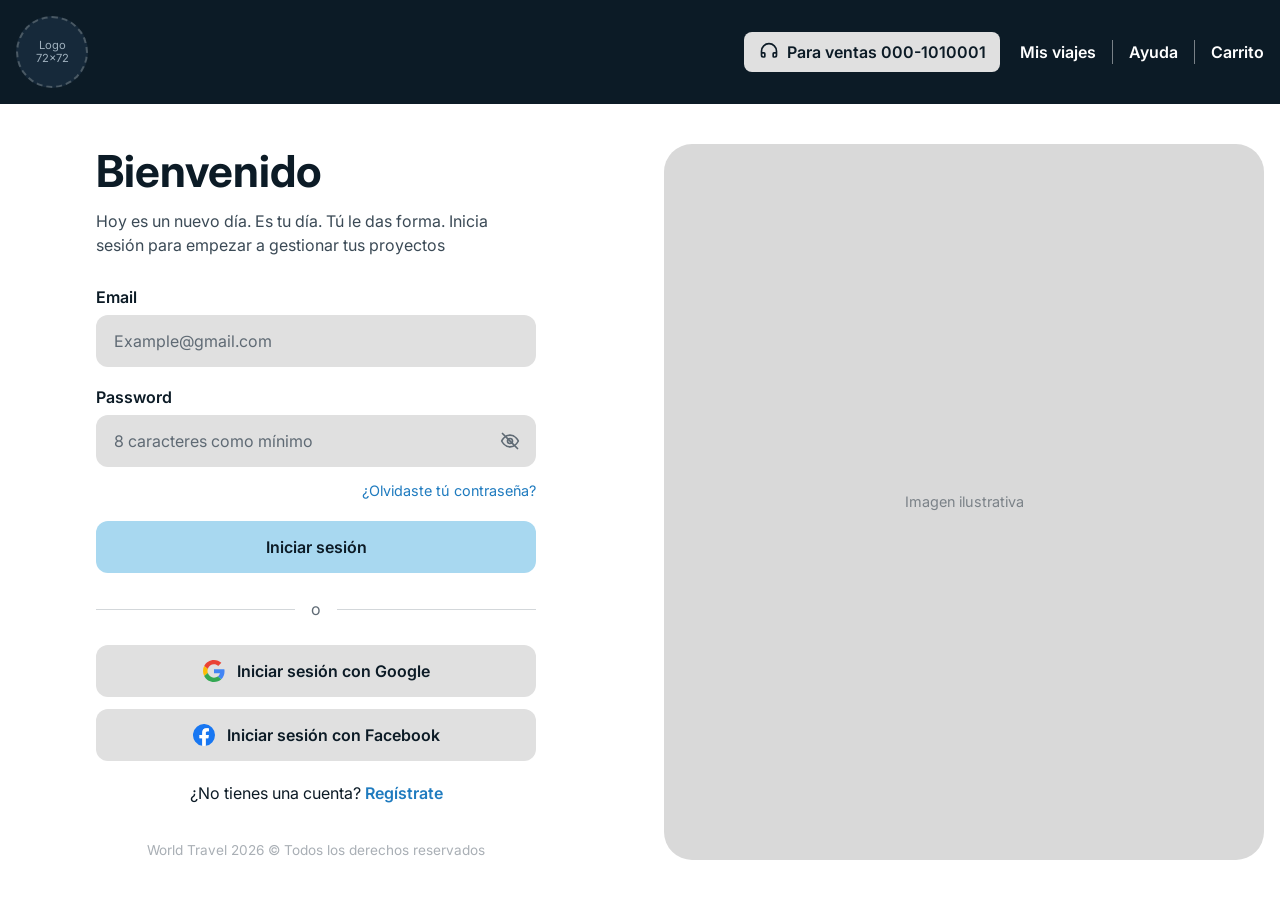
<file: login.html>
<!DOCTYPE html>
<html lang="es">
<head>
<meta charset="utf-8">
<meta name="viewport" content="width=device-width, initial-scale=1">
<title>World Travel | Iniciar sesión</title>
<link rel="preconnect" href="https://fonts.googleapis.com"><link rel="preconnect" href="https://fonts.gstatic.com" crossorigin>
<link href="https://fonts.googleapis.com/css2?family=Inter:wght@400;500;600;700&display=swap" rel="stylesheet">
<link rel="stylesheet" href="login.css">
</head>
<body>
<!-- partial: header -->
<header class="hdr">
  <div class="hdr__in">
    <a class="logo" href="index.html" aria-label="World Travel, inicio">Logo<br>72×72</a>
    <div class="hdr__r">
      <a class="sales" href="tel:0001010001">
        <svg class="i" viewBox="0 0 24 24" aria-hidden="true"><path d="M3 14v-3a9 9 0 0 1 18 0v3M21 16a2 2 0 0 1-2 2h-1a1 1 0 0 1-1-1v-3a1 1 0 0 1 1-1h3zM3 16a2 2 0 0 0 2 2h1a1 1 0 0 0 1-1v-3a1 1 0 0 0-1-1H3z"/></svg>
        Para ventas 000-1010001
      </a>
      <nav aria-label="Principal"><ul class="nav"><li><a href="#">Mis viajes</a></li><li><a href="#">Ayuda</a></li><li><a href="#">Carrito</a></li></ul></nav>
    </div>
  </div>
</header>

<main class="auth">
  <section class="pane" aria-labelledby="t">
    <div class="login">
      <h1 id="t">Bienvenido</h1>
      <p class="lead">Hoy es un nuevo día. Es tu día. Tú le das forma. Inicia sesión para empezar a gestionar tus proyectos</p>

      <form id="loginForm" action="#" method="post">
        <div class="fld">
          <label for="email">Email</label>
          <input class="inp" id="email" name="email" type="email" placeholder="Example@gmail.com" autocomplete="email" required>
        </div>
        <div class="fld">
          <label for="password">Password</label>
          <div class="pw">
            <input class="inp" id="password" name="password" type="password" placeholder="8 caracteres como mínimo" autocomplete="current-password" minlength="8" required>
            <button class="eye" id="togglePw" type="button" aria-label="Mostrar contraseña" aria-pressed="false">
              <svg class="i" viewBox="0 0 24 24" aria-hidden="true"><path d="M2 12s3.5-7 10-7 10 7 10 7-3.5 7-10 7S2 12 2 12z"/><circle cx="12" cy="12" r="3"/><path class="slash" d="m3 3 18 18"/></svg>
            </button>
          </div>
        </div>
        <a class="forgot" href="#">¿Olvidaste tú contraseña?</a>
        <button class="btn btn--primary" type="submit">Iniciar sesión</button>
      </form>

      <div class="or" role="separator"><span>o</span></div>

      <button class="btn btn--soc" type="button">
        <svg class="logo-s" viewBox="0 0 48 48" aria-hidden="true"><path fill="#EA4335" d="M24 9.5c3.54 0 6.71 1.22 9.21 3.6l6.85-6.85C35.9 2.38 30.47 0 24 0 14.62 0 6.51 5.38 2.56 13.22l7.98 6.19C12.43 13.72 17.74 9.5 24 9.5z"/><path fill="#4285F4" d="M46.98 24.55c0-1.57-.15-3.09-.38-4.55H24v9.02h12.94c-.58 2.96-2.26 5.48-4.78 7.18l7.73 6c4.51-4.18 7.09-10.36 7.09-17.65z"/><path fill="#FBBC05" d="M10.53 28.59c-.48-1.45-.76-2.99-.76-4.59s.27-3.14.76-4.59l-7.98-6.19C.92 16.46 0 20.12 0 24c0 3.88.92 7.54 2.56 10.78l7.97-6.19z"/><path fill="#34A853" d="M24 48c6.48 0 11.93-2.13 15.89-5.81l-7.73-6c-2.15 1.45-4.92 2.3-8.16 2.3-6.26 0-11.57-4.22-13.47-9.91l-7.98 6.19C6.51 42.62 14.62 48 24 48z"/></svg>
        Iniciar sesión con Google
      </button>
      <button class="btn btn--soc" type="button">
        <svg class="logo-s" viewBox="0 0 24 24" aria-hidden="true"><path fill="#1877F2" d="M24 12a12 12 0 1 0-13.9 11.85v-8.38H7.08V12h3.02V9.36c0-3 1.79-4.67 4.53-4.67 1.31 0 2.69.23 2.69.23v2.95h-1.51c-1.49 0-1.96.93-1.96 1.88V12h3.33l-.53 3.47h-2.8v8.38A12 12 0 0 0 24 12z"/><path fill="#fff" d="M16.67 15.47 17.2 12h-3.33V9.75c0-.95.47-1.88 1.96-1.88h1.51V4.92s-1.38-.23-2.69-.23c-2.74 0-4.53 1.66-4.53 4.67V12H7.08v3.47h3.02v8.38a12 12 0 0 0 3.77 0v-8.38z"/></svg>
        Iniciar sesión con Facebook
      </button>

      <p class="signup">¿No tienes una cuenta? <a href="register.html">Regístrate</a></p>
    </div>
    <p class="copy">World Travel 2026 © Todos los derechos reservados</p>
  </section>

  <!-- Placeholder: reemplazar el contenido por <img src="..." alt="..."> -->
  <div class="visual" role="img" aria-label="Imagen ilustrativa"><span>Imagen ilustrativa</span></div>
</main>
<script src="login.js" defer></script>
</body>
</html>
</file>
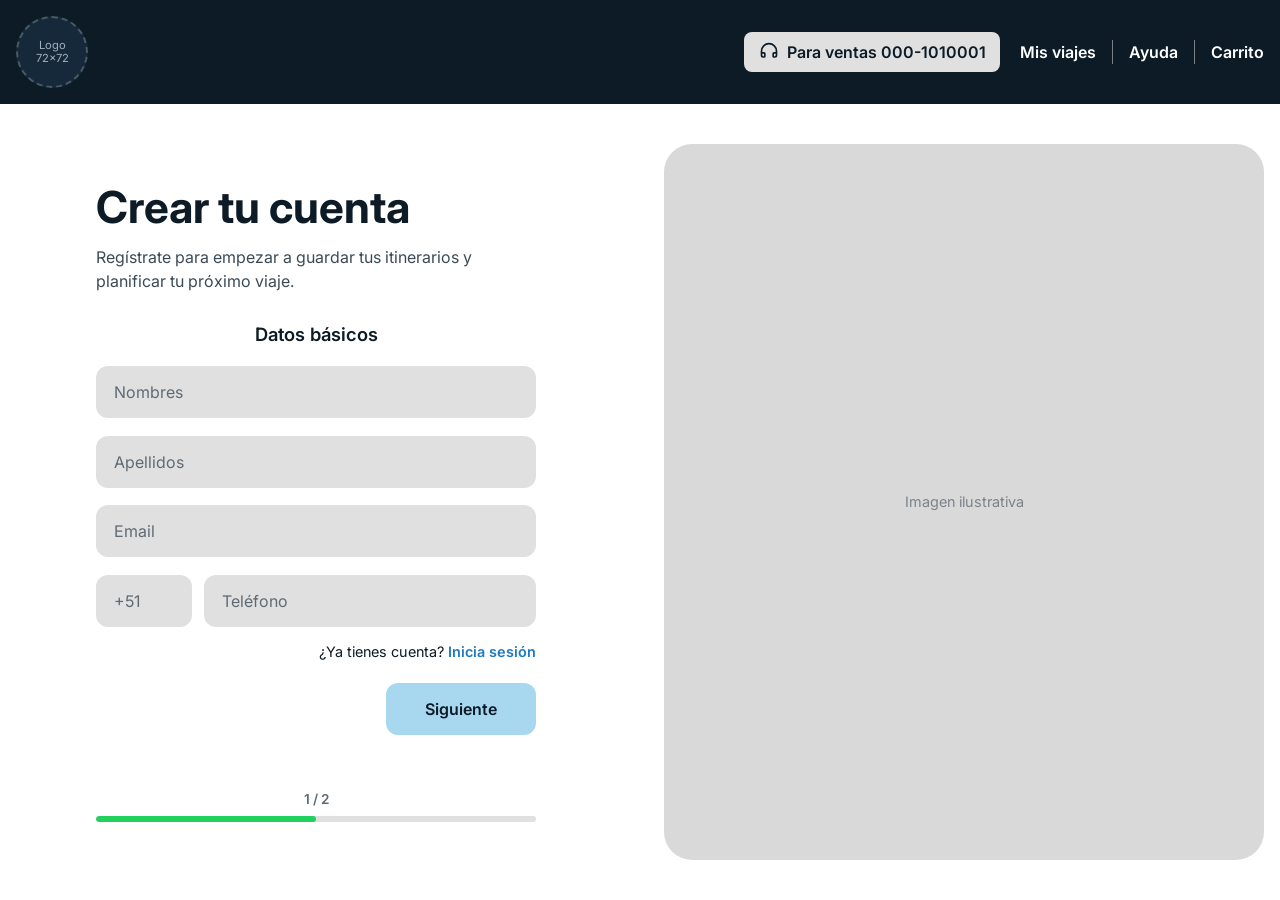
<file: register.html>
<!DOCTYPE html>
<html lang="es">
<head>
<meta charset="utf-8">
<meta name="viewport" content="width=device-width, initial-scale=1">
<title>World Travel | Crear cuenta</title>
<link rel="preconnect" href="https://fonts.googleapis.com"><link rel="preconnect" href="https://fonts.gstatic.com" crossorigin>
<link href="https://fonts.googleapis.com/css2?family=Inter:wght@400;500;600;700&display=swap" rel="stylesheet">
<link rel="stylesheet" href="login.css">
<link rel="stylesheet" href="register.css">
</head>
<body>
<!-- partial: header -->
<header class="hdr">
  <div class="hdr__in">
    <a class="logo" href="index.html" aria-label="World Travel, inicio">Logo<br>72×72</a>
    <div class="hdr__r">
      <a class="sales" href="tel:0001010001">
        <svg class="i" viewBox="0 0 24 24" aria-hidden="true"><path d="M3 14v-3a9 9 0 0 1 18 0v3M21 16a2 2 0 0 1-2 2h-1a1 1 0 0 1-1-1v-3a1 1 0 0 1 1-1h3zM3 16a2 2 0 0 0 2 2h1a1 1 0 0 0 1-1v-3a1 1 0 0 0-1-1H3z"/></svg>
        Para ventas 000-1010001
      </a>
      <nav aria-label="Principal"><ul class="nav"><li><a href="#">Mis viajes</a></li><li><a href="#">Ayuda</a></li><li><a href="#">Carrito</a></li></ul></nav>
    </div>
  </div>
</header>

<main class="auth">
  <section class="pane">
    <div class="login">
      <div id="intro">
        <h1>Crear tu cuenta</h1>
        <p class="lead">Regístrate para empezar a guardar tus itinerarios y planificar tu próximo viaje.</p>
      </div>

      <form id="regForm" action="#" method="post" novalidate>
        <!-- Paso 1 -->
        <fieldset class="step" id="step1" aria-labelledby="s1">
          <h2 class="sub" id="s1">Datos básicos</h2>
          <div class="fld"><label class="sr" for="firstName">Nombres</label><input class="inp" id="firstName" name="firstName" type="text" placeholder="Nombres" autocomplete="given-name" required></div>
          <div class="fld"><label class="sr" for="lastName">Apellidos</label><input class="inp" id="lastName" name="lastName" type="text" placeholder="Apellidos" autocomplete="family-name" required></div>
          <div class="fld"><label class="sr" for="email">Email</label><input class="inp" id="email" name="email" type="email" placeholder="Email" autocomplete="email" required></div>
          <div class="row">
            <div class="fld"><label class="sr" for="dial">Código de país</label><input class="inp" id="dial" name="dial" type="tel" inputmode="tel" placeholder="+51" pattern="\+[0-9]{1,3}" title="Ejemplo: +51" autocomplete="tel-country-code" required></div>
            <div class="fld"><label class="sr" for="phone">Teléfono</label><input class="inp" id="phone" name="phone" type="tel" inputmode="tel" placeholder="Teléfono" pattern="[0-9 ]{6,15}" title="Solo números, entre 6 y 15 dígitos" autocomplete="tel-national" required></div>
          </div>
          <p class="have">¿Ya tienes cuenta? <a href="login.html">Inicia sesión</a></p>
          <div class="actions"><button class="btn btn--primary btn--next" type="submit">Siguiente</button></div>
        </fieldset>

        <!-- Paso 2 -->
        <fieldset class="step" id="step2" aria-labelledby="s2" hidden>
          <button class="back" id="back" type="button">&larr; Volver</button>
          <h2 class="sub" id="s2">Seguridad y Viajero</h2>
          <div class="fld"><label class="sr" for="password">Contraseña</label><div class="pw"><input class="inp" id="password" name="password" type="password" placeholder="Contraseña" minlength="8" autocomplete="new-password" required><button class="eye" type="button" data-toggle="password" aria-controls="password" aria-label="Mostrar contraseña" aria-pressed="false"><svg class="i" viewBox="0 0 24 24" aria-hidden="true"><path d="M2 12s3.5-7 10-7 10 7 10 7-3.5 7-10 7S2 12 2 12z"/><circle cx="12" cy="12" r="3"/><path class="slash" d="m3 3 18 18"/></svg></button></div></div>
          <div class="fld"><label class="sr" for="confirm">Confirmar contraseña</label><div class="pw"><input class="inp" id="confirm" name="confirm" type="password" placeholder="Confirmar contraseña" autocomplete="new-password" required><button class="eye" type="button" data-toggle="confirm" aria-controls="confirm" aria-label="Mostrar contraseña" aria-pressed="false"><svg class="i" viewBox="0 0 24 24" aria-hidden="true"><path d="M2 12s3.5-7 10-7 10 7 10 7-3.5 7-10 7S2 12 2 12z"/><circle cx="12" cy="12" r="3"/><path class="slash" d="m3 3 18 18"/></svg></button></div></div>
          <div class="fld"><label class="sr" for="docId">DNI o Pasaporte</label><input class="inp" id="docId" name="docId" type="text" placeholder="DNI o Pasaporte" pattern="[A-Za-z0-9]{{6,12}}" title="Entre 6 y 12 letras o números" autocapitalize="characters" required></div>
          <div class="fld"><label class="sr" for="birth">Fecha de nacimiento</label><input class="inp" id="birth" name="birth" type="date" autocomplete="bday" required></div>
          <div class="fld"><label class="sr" for="emergency">Contacto de emergencia</label><input class="inp" id="emergency" name="emergency" type="text" placeholder="Contacto de emergencia" autocomplete="off" required></div>
          <label class="terms"><input type="checkbox" name="terms" required><span>Acepto los <a href="#" target="_blank" rel="noopener">Términos y Políticas de Privacidad</a></span></label>
          <button class="btn btn--primary" type="submit">Registrarse</button>
          <div class="or" role="separator"><span>or</span></div>
          <button class="btn btn--soc" type="button">
        <svg class="logo-s" viewBox="0 0 48 48" aria-hidden="true"><path fill="#EA4335" d="M24 9.5c3.54 0 6.71 1.22 9.21 3.6l6.85-6.85C35.9 2.38 30.47 0 24 0 14.62 0 6.51 5.38 2.56 13.22l7.98 6.19C12.43 13.72 17.74 9.5 24 9.5z"/><path fill="#4285F4" d="M46.98 24.55c0-1.57-.15-3.09-.38-4.55H24v9.02h12.94c-.58 2.96-2.26 5.48-4.78 7.18l7.73 6c4.51-4.18 7.09-10.36 7.09-17.65z"/><path fill="#FBBC05" d="M10.53 28.59c-.48-1.45-.76-2.99-.76-4.59s.27-3.14.76-4.59l-7.98-6.19C.92 16.46 0 20.12 0 24c0 3.88.92 7.54 2.56 10.78l7.97-6.19z"/><path fill="#34A853" d="M24 48c6.48 0 11.93-2.13 15.89-5.81l-7.73-6c-2.15 1.45-4.92 2.3-8.16 2.3-6.26 0-11.57-4.22-13.47-9.91l-7.98 6.19C6.51 42.62 14.62 48 24 48z"/></svg>
        Registrarse con Google
      </button>
      <button class="btn btn--soc" type="button">
        <svg class="logo-s" viewBox="0 0 24 24" aria-hidden="true"><path fill="#1877F2" d="M24 12a12 12 0 1 0-13.9 11.85v-8.38H7.08V12h3.02V9.36c0-3 1.79-4.67 4.53-4.67 1.31 0 2.69.23 2.69.23v2.95h-1.51c-1.49 0-1.96.93-1.96 1.88V12h3.33l-.53 3.47h-2.8v8.38A12 12 0 0 0 24 12z"/><path fill="#fff" d="M16.67 15.47 17.2 12h-3.33V9.75c0-.95.47-1.88 1.96-1.88h1.51V4.92s-1.38-.23-2.69-.23c-2.74 0-4.53 1.66-4.53 4.67V12H7.08v3.47h3.02v8.38a12 12 0 0 0 3.77 0v-8.38z"/></svg>
        Registrarse con Facebook
      </button>
        </fieldset>
      </form>
      <p class="status" id="status" role="status"></p>

      <div class="prog" id="prog" role="progressbar" aria-label="Progreso del registro" aria-valuemin="1" aria-valuemax="2" aria-valuenow="1">
        <span class="prog__t" id="progT">1 / 2</span>
        <div class="prog__bar"><i></i></div>
      </div>
    </div>
  </section>

  <!-- Placeholder: reemplazar el contenido por <img src="..." alt="..."> -->
  <div class="visual" role="img" aria-label="Imagen ilustrativa"><span>Imagen ilustrativa</span></div>
</main>
<script src="register.js" defer></script>
</body>
</html>
</file>
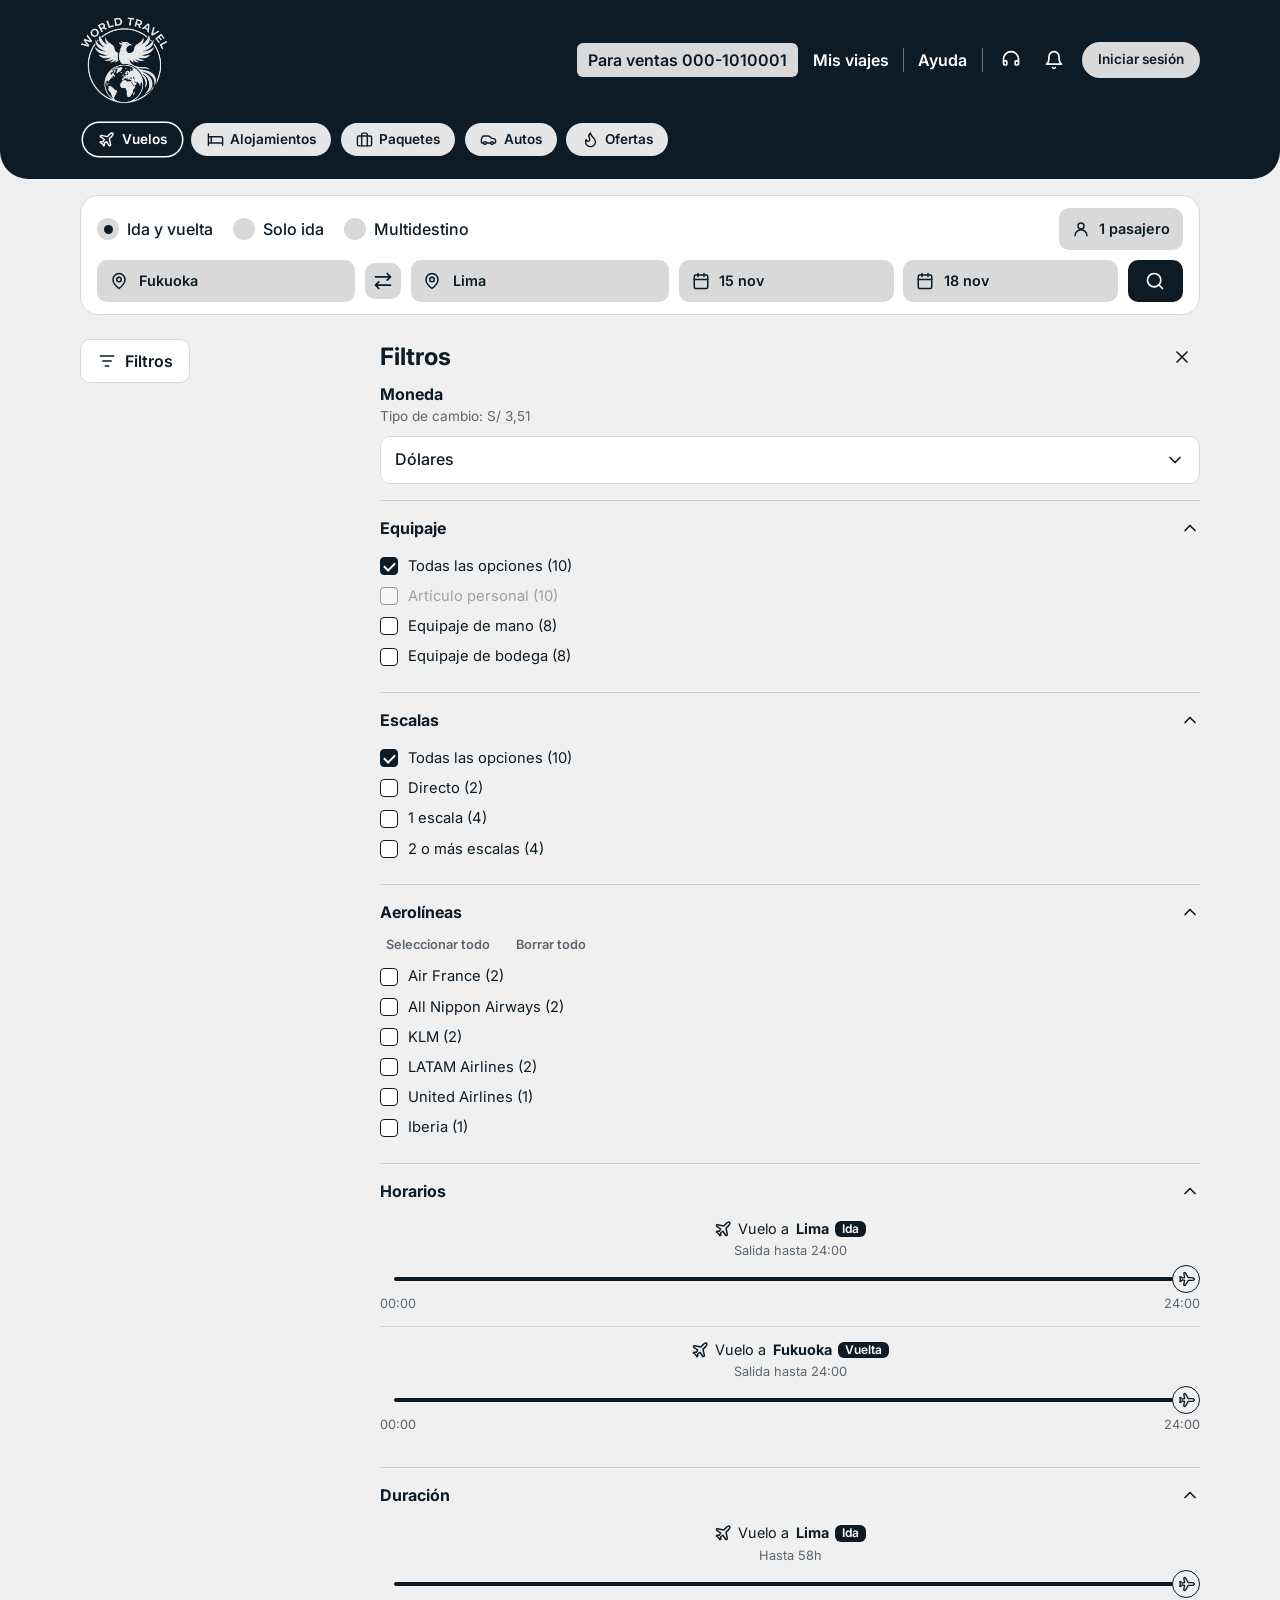
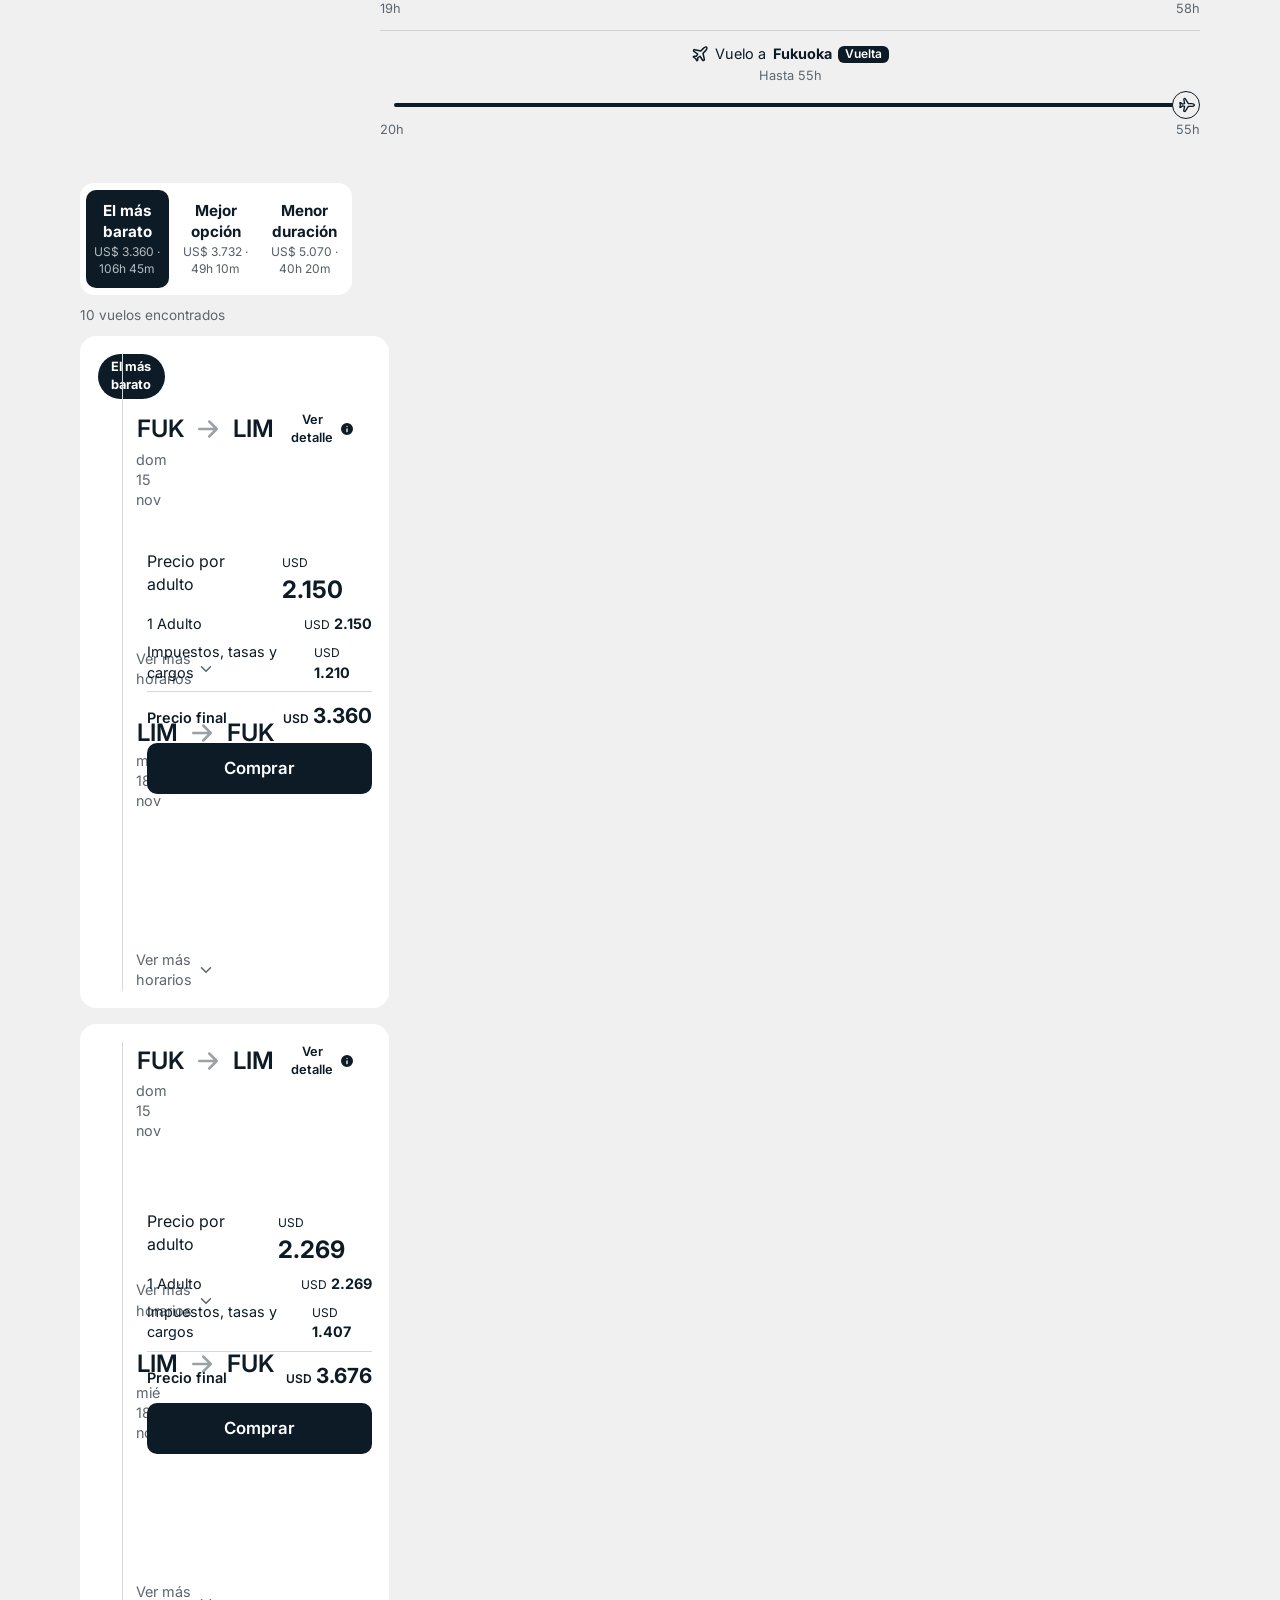
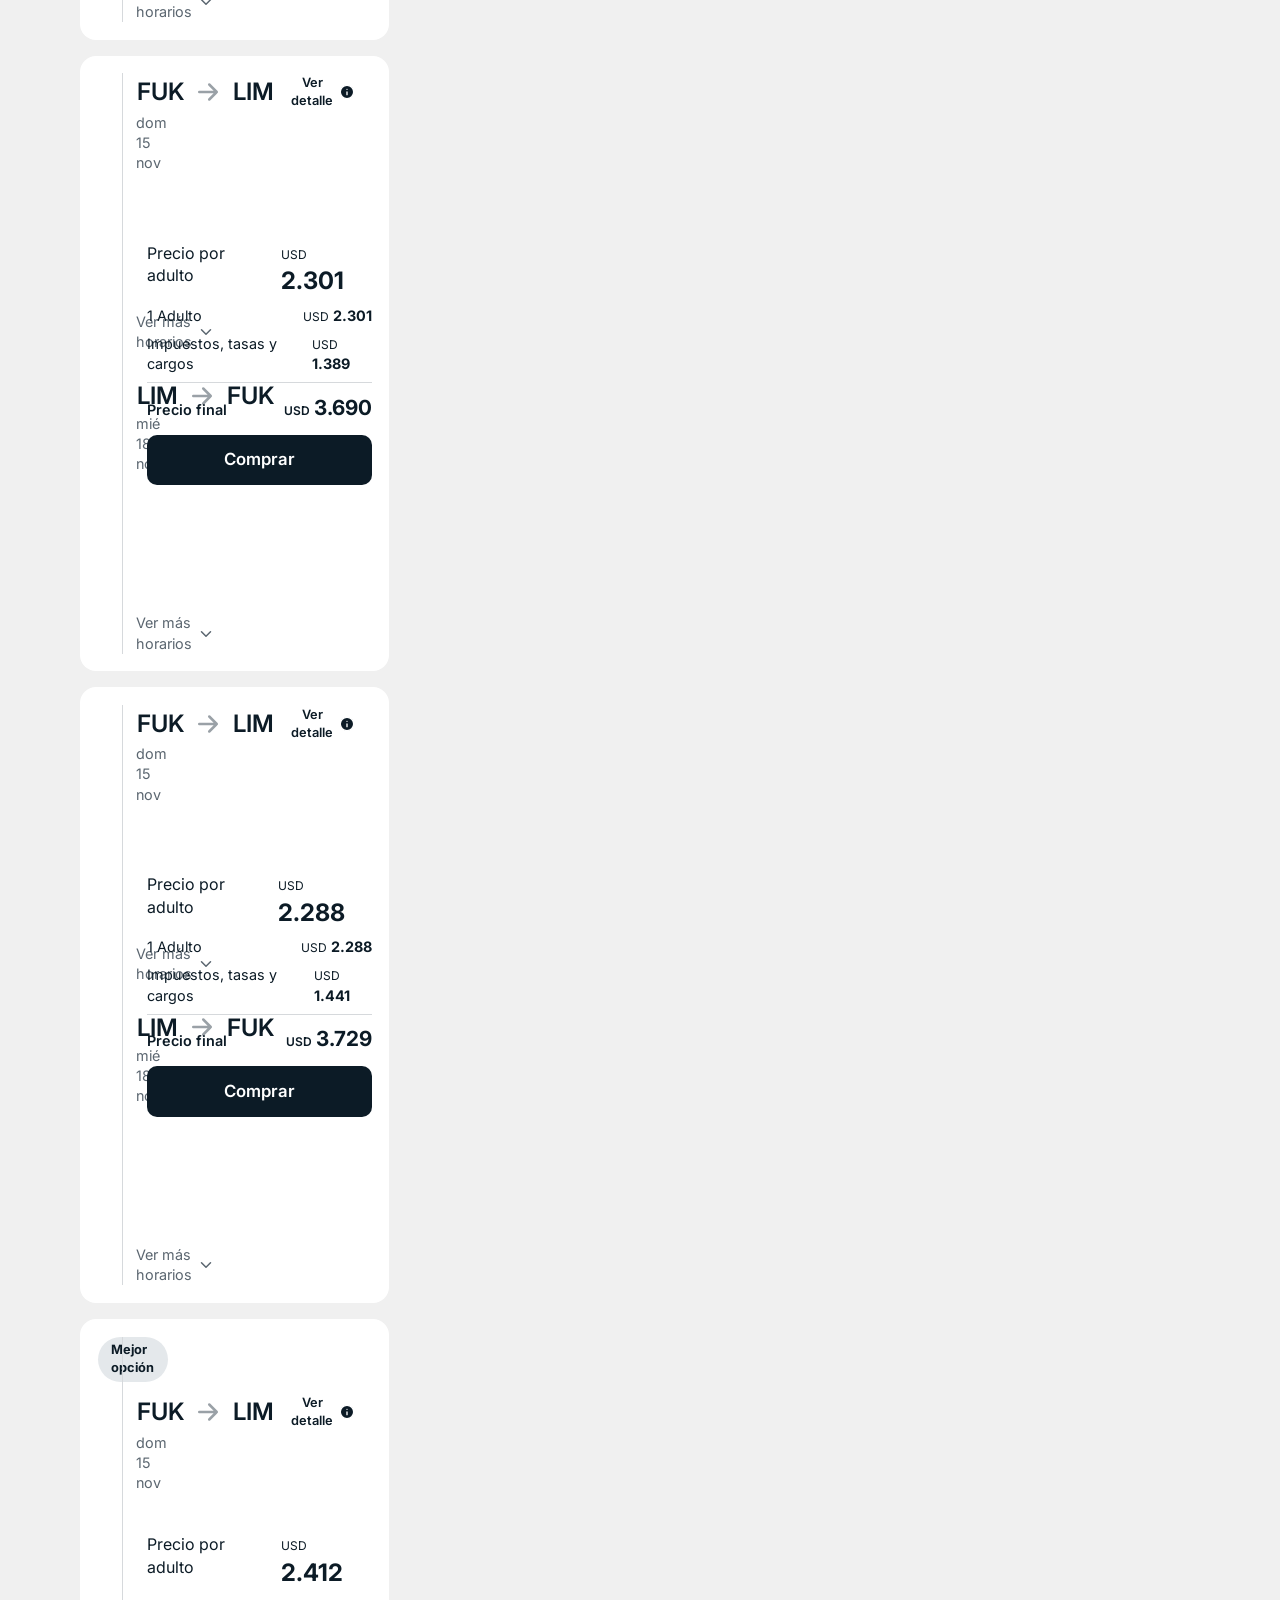
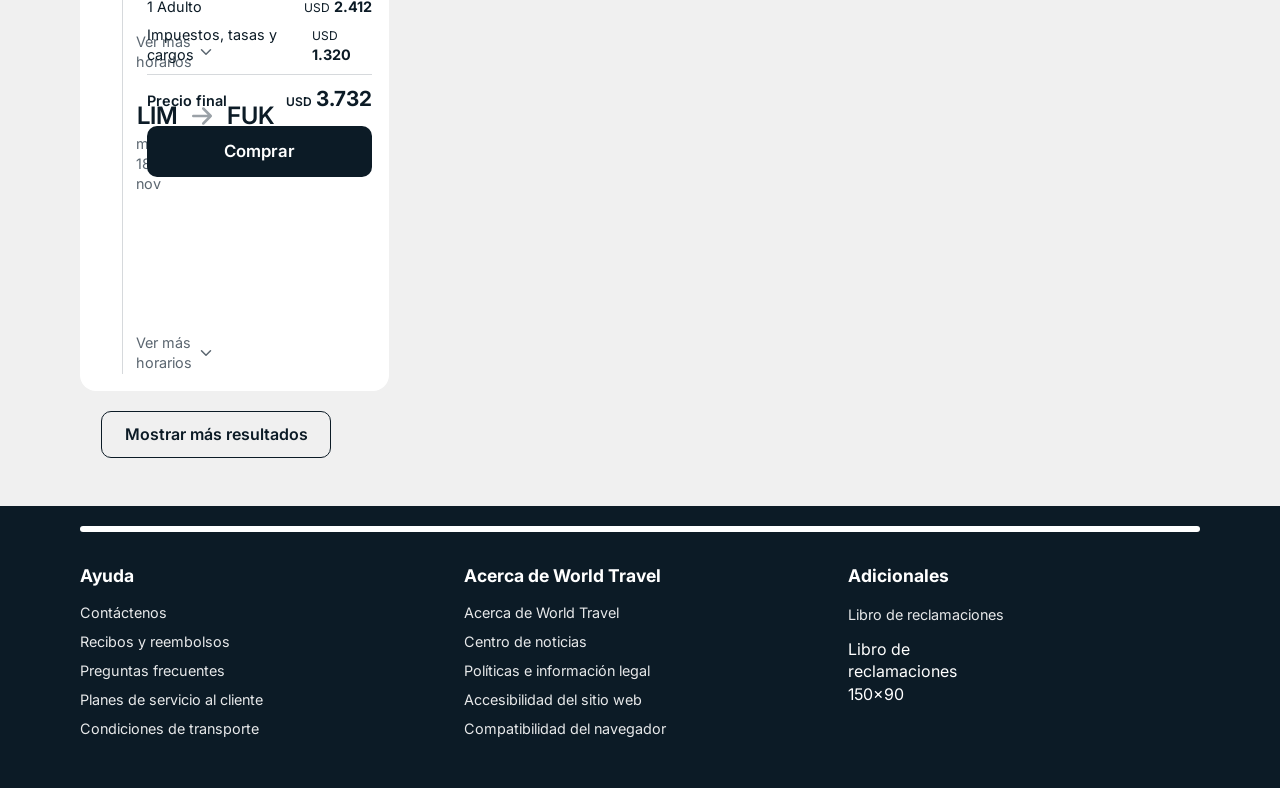
<file: search.html>
<!DOCTYPE html>
<html lang="es">
<head>
  <meta charset="utf-8">
  <meta name="viewport" content="width=device-width, initial-scale=1">
  <title>World Travel | Resultados de vuelos</title>
  <link rel="icon" type="image/png" href="icons/logo-cut.png">
  <link rel="preconnect" href="https://fonts.googleapis.com">
  <link rel="preconnect" href="https://fonts.gstatic.com" crossorigin>
  <link href="https://fonts.googleapis.com/css2?family=Inter:wght@400;500;600;700&display=swap" rel="stylesheet">
  <link rel="stylesheet" href="styles.css">
  <link rel="stylesheet" href="search.css">
</head>
<body>
  <!-- partial: sprite de iconos -->
  <svg width="0" height="0" style="position:absolute" aria-hidden="true">
    <symbol id="i-plane" viewBox="0 0 24 24"><path d="M17.8 19.2 16 11l3.5-3.5C21 6 21.5 4 21 3c-1-.5-3 0-4.5 1.5L13 8 4.8 6.2c-.5-.1-.9.1-1.1.5l-.2.4c-.2.5-.1 1 .3 1.3L9 12l-2 3H4l-1 1 3 2 2 3 1-1v-3l3-2 3.5 5.3c.3.4.8.5 1.3.3l.5-.3c.4-.2.6-.6.5-1.1z"/></symbol>
    <symbol id="i-bed" viewBox="0 0 24 24"><path d="M2 4v16M2 8h18a2 2 0 0 1 2 2v10M2 17h20M6 8v9"/></symbol>
    <symbol id="i-case" viewBox="0 0 24 24"><rect x="2" y="7" width="20" height="14" rx="2"/><path d="M16 21V5a2 2 0 0 0-2-2h-4a2 2 0 0 0-2 2v16"/></symbol>
    <symbol id="i-car" viewBox="0 0 24 24"><path d="M19 17h2c.6 0 1-.4 1-1v-3c0-.9-.7-1.7-1.5-1.9C18.7 10.6 16 10 16 10s-1.3-1.4-2.2-2.3c-.5-.4-1.1-.7-1.8-.7H5c-.6 0-1.1.4-1.4.9l-1.4 2.9A3.7 3.7 0 0 0 2 12v4c0 .6.4 1 1 1h2M9 17h6"/><circle cx="7" cy="17" r="2"/><circle cx="17" cy="17" r="2"/></symbol>
    <symbol id="i-flame" viewBox="0 0 24 24"><path d="M8.5 14.5A2.5 2.5 0 0 0 11 12c0-1.4-.5-2-1-3-1.1-2.1-.2-4 2-6 .5 2.5 2 4.9 4 6.5 2 1.6 3 3.5 3 5.5a7 7 0 1 1-14 0c0-1.2.4-2.4 1-3 0 1.5 1 2.5 2.5 2.5z"/></symbol>
    <symbol id="i-headset" viewBox="0 0 24 24"><path d="M3 14v-3a9 9 0 0 1 18 0v3M21 16a2 2 0 0 1-2 2h-1a1 1 0 0 1-1-1v-3a1 1 0 0 1 1-1h3zM3 16a2 2 0 0 0 2 2h1a1 1 0 0 0 1-1v-3a1 1 0 0 0-1-1H3z"/></symbol>
    <symbol id="i-bell" viewBox="0 0 24 24"><path d="M6 8a6 6 0 0 1 12 0c0 7 3 9 3 9H3s3-2 3-9M10.3 21a1.9 1.9 0 0 0 3.4 0"/></symbol>
    <symbol id="i-pin" viewBox="0 0 24 24"><path d="M20 10c0 6-8 12-8 12S4 16 4 10a8 8 0 0 1 16 0z"/><circle cx="12" cy="10" r="3"/></symbol>
    <symbol id="i-cal" viewBox="0 0 24 24"><rect x="3" y="4" width="18" height="18" rx="2"/><path d="M16 2v4M8 2v4M3 10h18"/></symbol>
    <symbol id="i-search" viewBox="0 0 24 24"><circle cx="11" cy="11" r="8"/><path d="m21 21-4.3-4.3"/></symbol>
    <symbol id="i-swap" viewBox="0 0 24 24"><path d="m17 3 4 4-4 4M21 7H3M7 21l-4-4 4-4M3 17h18"/></symbol>
    <symbol id="i-user" viewBox="0 0 24 24"><circle cx="12" cy="8" r="4"/><path d="M4 21a8 8 0 0 1 16 0"/></symbol>
    <symbol id="i-left" viewBox="0 0 24 24"><path d="m15 18-6-6 6-6"/></symbol>
    <symbol id="i-right" viewBox="0 0 24 24"><path d="m9 18 6-6-6-6"/></symbol>
    <symbol id="i-plus" viewBox="0 0 24 24"><path d="M12 5v14M5 12h14"/></symbol>
    <symbol id="i-minus" viewBox="0 0 24 24"><path d="M5 12h14"/></symbol>
    <symbol id="i-mail" viewBox="0 0 24 24"><rect x="2" y="4" width="20" height="16" rx="2"/><path d="m22 7-10 6L2 7"/></symbol>
    <symbol id="i-star" viewBox="0 0 24 24"><path d="m12 2 3.1 6.3 6.9 1-5 4.9 1.2 6.9L12 17.8 5.8 21l1.2-6.9-5-4.9 6.9-1z"/></symbol>
    <symbol id="i-down" viewBox="0 0 24 24"><path d="m6 9 6 6 6-6"/></symbol>
    <symbol id="i-arrow" viewBox="0 0 24 24"><path d="M5 12h14m-6-6 6 6-6 6"/></symbol>
    <symbol id="i-info" viewBox="0 0 24 24"><circle cx="12" cy="12" r="10"/><path d="M12 16v-4M12 8h.01"/></symbol>
    <symbol id="i-x" viewBox="0 0 24 24"><path d="M18 6 6 18M6 6l12 12"/></symbol>
    <symbol id="i-filter" viewBox="0 0 24 24"><path d="M4 6h16M7 12h10M10 18h4"/></symbol>
    <symbol id="i-bag" viewBox="0 0 24 24"><path d="M4 10a4 4 0 0 1 4-4h8a4 4 0 0 1 4 4v10a2 2 0 0 1-2 2H6a2 2 0 0 1-2-2zM9 6V4a1 1 0 0 1 1-1h4a1 1 0 0 1 1 1v2M8 14h8"/></symbol>
    <symbol id="i-suit" viewBox="0 0 24 24"><rect x="6" y="6" width="12" height="15" rx="2"/><path d="M9 6V3h6v3M9 10v7M15 10v7"/></symbol>
    <symbol id="i-clock" viewBox="0 0 24 24"><circle cx="12" cy="12" r="10"/><path d="M12 6v6l4 2"/></symbol>
  </svg>

  <!-- partial: header -->
  <header class="hdr">
    <div class="wrap hdr__top">
      <img class="logo ph" href="search.html" src="icons/logo-cut.png" alt="">
      <div class="util">
        <a class="btn-sales" href="tel:0001010001">Para ventas 000-1010001</a>
        <a href="#">Mis viajes</a>
        <span class="sep"></span>
        <a href="#">Ayuda</a>
        <span class="sep"></span>
        <button class="ico" type="button" aria-label="Soporte">
          <svg class="i"><use href="#i-headset"/></svg>
        </button>
        <button class="ico" type="button" aria-label="Notificaciones">
          <svg class="i"><use href="#i-bell"/></svg>
        </button>
        <a class="btn-login" href="#">Iniciar sesión</a>
      </div>
    </div>
    <nav class="wrap tabs" role="tablist" aria-label="Servicios">
      <button class="tab is-active" role="tab" aria-selected="true"><svg class="i"><use href="#i-plane"/></svg>Vuelos</button>
      <button class="tab" role="tab" aria-selected="false"><svg class="i"><use href="#i-bed"/></svg>Alojamientos</button>
      <button class="tab" role="tab" aria-selected="false"><svg class="i"><use href="#i-case"/></svg>Paquetes</button>
      <button class="tab" role="tab" aria-selected="false"><svg class="i"><use href="#i-car"/></svg>Autos</button>
      <button class="tab" role="tab" aria-selected="false"><svg class="i"><use href="#i-flame"/></svg>Ofertas</button>
    </nav>
  </header>

  <main>
    <!-- partial: buscador compacto -->
    <section class="wrap" aria-label="Buscador de vuelos">
      <form class="sf sf--bar" id="searchForm" autocomplete="off">
        <div class="sf__top">
          <fieldset class="trip">
            <legend class="sr">Tipo de viaje</legend>
            <label class="radio">
              <input type="radio" name="trip" value="round" checked>Ida y vuelta
            </label>
            <label class="radio">
              <input type="radio" name="trip" value="one">Solo ida
            </label>
            <label class="radio">
              <input type="radio" name="trip" value="multi">Multidestino
            </label>
          </fieldset>
          <div class="dd-wrap">
            <button type="button" class="chip" data-dd="pax" aria-expanded="false">
              <svg class="i"><use href="#i-user"/></svg>
              <span id="paxLabel">1 pasajero</span>
            </button>
            <div class="dd dd--pax" id="dd-pax" hidden>
              <div class="prow" data-pax="adults">
                <div>
                  <strong>Adultos</strong><small>Mayores de 12 años</small>
                </div>
                <div class="cnt">
                  <button type="button" data-step="-1" aria-label="Quitar adulto"><svg class="i"><use href="#i-minus"/></svg></button>
                  <output>1</output>
                  <button type="button" data-step="1" aria-label="Agregar adulto"><svg class="i"><use href="#i-plus"/></svg></button>
                </div>
              </div>
              <div class="prow" data-pax="kids">
                <div>
                  <strong>Menores</strong><small>De 2 a 11 años</small>
                </div>
                <div class="cnt">
                  <button type="button" data-step="-1" aria-label="Quitar menor"><svg class="i"><use href="#i-minus"/></svg></button>
                  <output>0</output>
                  <button type="button" data-step="1" aria-label="Agregar menor"><svg class="i"><use href="#i-plus"/></svg></button>
                </div>
              </div>
              <div class="prow" data-pax="infants">
                <div>
                  <strong>Infantes</strong><small>Menores de 2 años</small>
                </div>
                <div class="cnt">
                  <button type="button" data-step="-1" aria-label="Quitar infante"><svg class="i"><use href="#i-minus"/></svg></button>
                  <output>0</output>
                  <button type="button" data-step="1" aria-label="Agregar infante"><svg class="i"><use href="#i-plus"/></svg></button>
                </div>
              </div>
              <div class="pax-actions">
                <button type="button" class="btn-ghost" data-act="cancel">Cancelar</button>
                <button type="button" class="btn-dark" data-act="apply">Aplicar</button>
              </div>
            </div>
          </div>
        </div>

        <div class="sf__row">
          <div class="dd-wrap">
            <label class="field">
              <svg class="i"><use href="#i-pin"/></svg>
              <input id="origin" name="origin" value="Fukuoka" placeholder="Origen" aria-label="Origen" data-dd="origin">
            </label>
            <div class="dd dd--list" id="dd-origin" hidden></div>
          </div>
          
          <button type="button" class="swap" aria-label="Intercambiar origen y destino">
            <svg class="i"><use href="#i-swap"/></svg>
          </button>
          
          <div class="dd-wrap">
            <label class="field">
              <svg class="i"><use href="#i-pin"/></svg>
              <input id="destination" name="destination" value="Lima" placeholder="Destino" aria-label="Destino" data-dd="destination">
            </label>
            <div class="dd dd--list" id="dd-destination" hidden></div>
          </div>
          
          <div class="dates dd-wrap">
            <button type="button" class="field" id="startBtn" data-date="2026-11-15" data-dd="cal" data-field="start" aria-expanded="false">
              <svg class="i"><use href="#i-cal"/></svg>
              <span id="startLabel">15 nov</span>
            </button>
            <button type="button" class="field" id="endBtn" data-date="2026-11-18" data-dd="cal" data-field="end" aria-expanded="false">
              <svg class="i"><use href="#i-cal"/></svg>
              <span id="endLabel">18 nov</span>
            </button>
            
            <div class="dd dd--cal" id="dd-cal" data-field="start" hidden>
              <div class="cal">
                <button type="button" class="cal__nav cal__prev" aria-label="Mes anterior">
                  <svg class="i"><use href="#i-left"/></svg>
                </button>
                <button type="button" class="cal__nav cal__next" aria-label="Mes siguiente">
                  <svg class="i"><use href="#i-right"/></svg>
                </button>
                <div class="cal__m"></div>
                <div class="cal__m"></div>
              </div>
            </div>
          </div>
          <button class="go" type="submit">
            <svg class="i"><use href="#i-search"/></svg>
            <span>Buscar</span>
          </button>
        </div>
      </form>
    </section>

    <div class="wrap layout">
      <button class="fbtn" id="openFilters" type="button" aria-controls="filters">
        <svg class="i"><use href="#i-filter"/></svg>Filtros
      </button>
      
      <div class="scrim" id="scrim"></div>
      
      <aside class="filters" id="filters" aria-label="Filtros de búsqueda">
        <div class="fhead">
          <h2>Filtros</h2>
          <button class="ico-btn" id="closeFilters" type="button" aria-label="Cerrar filtros">
            <svg class="i"><use href="#i-x"/></svg>
          </button>
        </div>
        
        <section class="cur">
          <h3>Moneda</h3>
          <small>Tipo de cambio: S/ 3,51</small>
          <div class="dd-wrap">
            <button type="button" class="field" data-dd="currency" aria-expanded="false">
              <span id="curLabel">Dólares</span>
              <svg class="i chev"><use href="#i-down"/></svg>
            </button>
            <div class="dd dd--cur" id="dd-currency" hidden>
              <button type="button" class="opt is-sel" data-cur="USD">Dólares</button>
              <button type="button" class="opt" data-cur="PEN">Soles</button>
            </div>
          </div>
        </section>
        
        <section class="acc is-open">
          <button class="acc__head" type="button" aria-expanded="true">Equipaje<svg class="i"><use href="#i-down"/></svg></button>
          <div class="acc__body">
            <div>
              <div class="acc__pad" data-group="bag"></div>
            </div>
          </div>
        </section>
        
        <section class="acc is-open">
          <button class="acc__head" type="button" aria-expanded="true">Escalas<svg class="i"><use href="#i-down"/></svg></button>
          <div class="acc__body">
            <div>
              <div class="acc__pad" data-group="stops"></div>
            </div>
          </div>
        </section>
        
        <section class="acc is-open">
          <button class="acc__head" type="button" aria-expanded="true">Aerolíneas<svg class="i"><use href="#i-down"/></svg></button>
          <div class="acc__body">
            <div>
              <div class="acc__pad" data-group="air"></div>
            </div>
          </div>
        </section>
        
        <section class="acc is-open">
          <button class="acc__head" type="button" aria-expanded="true">Horarios<svg class="i"><use href="#i-down"/></svg></button>
          <div class="acc__body">
            <div>
              <div class="acc__pad" id="rg-time"></div>
            </div>
          </div>
        </section>
        
        <section class="acc is-open">
          <button class="acc__head" type="button" aria-expanded="true">Duración<svg class="i"><use href="#i-down"/></svg></button>
          <div class="acc__body">
            <div>
              <div class="acc__pad" id="rg-dur"></div>
            </div>
          </div>
        </section>
      </aside>
      
      <section class="res" aria-label="Resultados de vuelos">
        <div class="sort" role="tablist" aria-label="Ordenar por">
          <button type="button" role="tab" class="is-active" aria-selected="true" data-sort="price">
            <b>El más barato</b><small></small>
          </button>
          <button type="button" role="tab" aria-selected="false" data-sort="best">
            <b>Mejor opción</b><small></small>
          </button>
          <button type="button" role="tab" aria-selected="false" data-sort="time">
            <b>Menor duración</b><small></small>
          </button>
        </div>
        <p class="count" id="count" aria-live="polite"></p>
        <div class="list" id="list"></div>
        <p class="nores" id="empty" hidden>No hay vuelos con esos filtros. Prueba ampliando los rangos o quitando alguna opción.</p>
        <button type="button" class="btn-more" id="moreBtn">Mostrar más resultados</button>
      </section>
    </div>

    <div class="modal" id="modal" aria-hidden="true">
      <div class="modal__box" role="dialog" aria-modal="true" aria-labelledby="mTitle">
        <div class="modal__h">
          <h2 id="mTitle">Detalle de itinerario</h2>
          <button type="button" class="ico-btn" id="mClose" aria-label="Cerrar">
            <svg class="i"><use href="#i-x"/></svg>
          </button>
        </div>
        <div class="modal__b" id="mBody"></div>
        <div class="modal__f">
          <span id="mPrice"></span>
          <button type="button" class="btn-dark" id="mGo">Continuar</button>
        </div>
      </div>
    </div>
  </main>

  <!-- partial: footer -->
  <footer class="ftr">
    <div class="wrap">
      <div class="ftr__bar"></div>
      <div class="ftr__cols">
        <div>
          <h4>Ayuda</h4>
          <ul>
            <li><a href="#">Contáctenos</a></li>
            <li><a href="#">Recibos y reembolsos</a></li>
            <li><a href="#">Preguntas frecuentes</a></li>
            <li><a href="#">Planes de servicio al cliente</a></li>
            <li><a href="#">Condiciones de transporte</a></li>
          </ul>
        </div>
        <div>
          <h4>Acerca de World Travel</h4>
          <ul>
            <li><a href="#">Acerca de World Travel</a></li>
            <li><a href="#">Centro de noticias</a></li>
            <li><a href="#">Políticas e información legal</a></li>
            <li><a href="#">Accesibilidad del sitio web</a></li>
            <li><a href="#">Compatibilidad del navegador</a></li>
          </ul>
        </div>
        <div>
          <h4>Adicionales</h4>
          <a href="#">Libro de reclamaciones</a>
          <div class="ph libro">Libro de reclamaciones<br>150×90</div>
        </div>
      </div>
    </div>
  </footer>
  
  <script src="searchmain.js" defer></script>
  <script src="search.js" defer></script>
</body>
</html>
</file>
<file: login.css>
:root{--ink:#0C1B26;--field:#E0E0E0;--sky:#A8D8F0;--link:#1F7BBF;--mut:#5F6A74}
*{box-sizing:border-box;margin:0}
body{min-height:100dvh;display:flex;flex-direction:column;background:#fff;color:var(--ink);font:400 16px/1.5 Inter,system-ui,sans-serif}
button,input{font:inherit;color:inherit}button{cursor:pointer;border:0}
a{color:inherit;text-decoration:none}
.i{width:1.25rem;height:1.25rem;fill:none;stroke:currentColor;stroke-width:2;stroke-linecap:round;stroke-linejoin:round;flex:none}

/* Header */
.hdr{background:var(--ink);color:#fff}
.hdr__in{display:flex;flex-wrap:wrap;align-items:center;justify-content:space-between;gap:.75rem 1.5rem;width:min(100% - 2rem,1280px);margin:0 auto;padding:1rem 0}
.logo{display:grid;place-items:center;width:72px;height:72px;border-radius:50%;background:#16293a;border:2px dashed #4a5964;color:#9fb0bd;font-size:.7rem;text-align:center;line-height:1.2}
.hdr__r{display:flex;flex-wrap:wrap;align-items:center;gap:.75rem 1.25rem}
.sales{display:inline-flex;align-items:center;gap:.5rem;padding:.5rem .9rem;border-radius:8px;background:var(--field);color:var(--ink);font-weight:600;transition:background .2s}
.sales:hover{background:#fff}
.nav{display:flex;padding:0;list-style:none}
.nav li+li{border-left:1px solid rgba(255,255,255,.45)}
.nav a{display:block;padding:0 1rem;font-weight:600}.nav li:first-child a{padding-left:0}.nav li:last-child a{padding-right:0}
.nav a:hover{text-decoration:underline}

/* Layout 50/50 */
.auth{flex:1;display:grid;gap:2rem;width:min(100% - 2rem,1280px);margin:0 auto;padding:2rem 0}
@media(min-width:900px){.auth{grid-template-columns:1fr 1fr;gap:3rem;padding:2.5rem 0}}
.pane{display:flex;flex-direction:column}
.login{width:min(100%,440px);margin:auto}
.visual{display:none;place-items:center;min-height:560px;border-radius:28px;background:#D9D9D9;color:#7b8288;font-size:.9rem}
.visual img{width:100%;height:100%;object-fit:cover;border-radius:inherit}
@media(min-width:900px){.visual{display:grid}} /* en móvil la imagen se oculta */

/* Formulario */
h1{font-size:clamp(2rem,4vw,2.75rem);font-weight:700;line-height:1.15}
.lead{margin:.75rem 0 1.75rem;color:#3b4a56}
.fld{display:grid;gap:.4rem;margin-bottom:1.1rem}.fld label{font-weight:600}
.inp{width:100%;height:52px;padding:0 1rem;border:2px solid transparent;border-radius:12px;background:var(--field);outline:0;transition:box-shadow .2s,border-color .2s,background .2s}
.inp::placeholder{color:var(--mut)}
.inp:focus{background:#ebebeb;border-color:rgba(12,27,38,.5);box-shadow:0 0 0 4px rgba(12,27,38,.12)}
.pw{position:relative}.pw .inp{padding-right:3.25rem}
.eye{position:absolute;top:50%;right:.4rem;transform:translateY(-50%);display:grid;place-items:center;width:40px;height:40px;border-radius:8px;background:none;color:var(--mut);transition:color .2s,background .2s}
.eye:hover{color:var(--ink);background:rgba(12,27,38,.06)}
.eye .slash{transition:opacity .2s}.eye[aria-pressed=true] .slash{opacity:0} /* tachado = contraseña oculta */
.forgot{display:block;margin:-.3rem 0 1.25rem;text-align:right;font-size:.9rem;color:var(--link)}.forgot:hover,.signup a:hover{text-decoration:underline}
.btn{display:flex;align-items:center;justify-content:center;gap:.75rem;width:100%;height:52px;border-radius:12px;font-weight:600;transition:background .2s,transform .1s}
.btn:active{transform:translateY(1px)}
.btn--primary{background:var(--sky);color:var(--ink)}.btn--primary:hover{background:#93CBE9}
.btn--soc{margin-bottom:.75rem;background:var(--field)}.btn--soc:hover{background:#d3d3d3}
.logo-s{width:22px;height:22px;flex:none}
.btn:focus-visible,.eye:focus-visible,a:focus-visible{outline:3px solid rgba(12,27,38,.35);outline-offset:2px}
.or{display:flex;align-items:center;gap:1rem;margin:1.5rem 0;color:var(--mut)}
.or::before,.or::after{content:"";flex:1;height:1px;background:#d3d7da}
.signup{margin-top:1.25rem;text-align:center}.signup a{color:var(--link);font-weight:600}
.copy{margin-top:2rem;text-align:center;font-size:.85rem;color:#A9AFB5}
</file>
<file: register.css>
/* Extiende login.css: header, layout 50/50, inputs, botones y separador se reutilizan */
.sr{position:absolute;width:1px;height:1px;overflow:hidden;clip:rect(0 0 0 0)}
.login h1{text-align:left}
.step{min-width:0;margin:0;padding:0;border:0;transition:opacity .16s ease}
.step.is-out{opacity:0}
.step.is-in{animation:stepIn .35s ease both}
@keyframes stepIn{from{opacity:0;transform:translateY(8px)}}
.sub{margin:0 0 1.1rem;text-align:center;font-size:1.15rem;font-weight:600}
.row{display:grid;grid-template-columns:96px 1fr;gap:.75rem}
.have{margin:-.2rem 0 0;text-align:right;font-size:.9rem}.have a{color:var(--link);font-weight:600}.have a:hover{text-decoration:underline}
.actions{display:flex;justify-content:flex-end;margin-top:1.25rem}
.btn--next{width:auto;min-width:150px;padding:0 2rem}
.back{display:inline-flex;align-items:center;gap:.3rem;margin-bottom:.4rem;padding:.25rem 0;background:none;color:var(--mut);font-size:.9rem;transition:color .2s}
.back:hover{color:var(--ink)}
.inp[type=date]:invalid{color:var(--mut)}
.terms{display:flex;align-items:center;justify-content:center;gap:.6rem;margin:.25rem 0 1.25rem;font-size:.9rem;cursor:pointer}
.terms a{color:var(--link);font-weight:600}.terms a:hover{text-decoration:underline}
.terms input{appearance:none;flex:none;display:grid;place-items:center;width:18px;height:18px;margin:0;border:1.5px solid var(--ink);border-radius:4px;background:#fff;cursor:pointer;transition:background .2s}
.terms input::after{content:"";width:9px;height:5px;margin-top:-2px;border:2px solid #fff;border-top:0;border-right:0;transform:rotate(-45deg) scale(0);transition:transform .15s}
.terms input:checked{background:var(--ink)}.terms input:checked::after{transform:rotate(-45deg) scale(1)}
.terms input:focus-visible{outline:3px solid rgba(12,27,38,.35);outline-offset:2px}
/* Errores: solo después del primer intento de avanzar en ese paso */
.was-validated .inp:invalid,.was-validated .terms input:invalid{border-color:#C0392B}
.status{min-height:1.4rem;margin-top:.75rem;text-align:center;font-size:.9rem;color:var(--mut)}
/* Barra de progreso */
.prog{margin-top:1.25rem}
.prog__t{display:block;margin-bottom:.4rem;text-align:center;font-size:.85rem;font-weight:600;color:var(--mut)}
.prog__bar{height:6px;border-radius:99px;background:#E0E0E0;overflow:hidden}
.prog__bar i{display:block;width:var(--p,50%);height:100%;border-radius:inherit;background:#22D05E;transition:width .5s cubic-bezier(.65,0,.35,1)}
@media(max-width:380px){.row{grid-template-columns:84px 1fr}}
@media(prefers-reduced-motion:reduce){*{animation:none!important;transition:none!important}}
</file>
<file: styles.css>
:root{--ink:#0C1B26;--bg:#F0F0F0;--chip:#D9D9D9;--line:#D6D9DC;--mut:#5B6670;--w:1120px}
*{box-sizing:border-box;margin:0}
body{font:400 16px/1.4 Inter,system-ui,sans-serif;background:var(--bg);color:var(--ink)}
button,input{font:inherit;color:inherit}button{cursor:pointer;border:0;background:none}
a{color:inherit;text-decoration:none}
:focus-visible{outline:2px solid #4C9AFF;outline-offset:2px}
.wrap{width:min(100% - 2rem,var(--w));margin-inline:auto}
.sr{position:absolute;width:1px;height:1px;overflow:hidden;clip:rect(0 0 0 0)}
.i{width:1.25em;height:1.25em;fill:none;stroke:currentColor;stroke-width:2;stroke-linecap:round;stroke-linejoin:round;flex:none}
 /*Eliminar eso*/
.is-hidden{opacity:0;visibility:hidden;pointer-events:none}

/* Header */
.hdr{background:var(--ink);color:#fff;border-radius:0 0 28px 28px;padding:1rem 0 1.25rem}
.hdr__top{display:flex;flex-wrap:wrap;align-items:center;justify-content:space-between;gap:.75rem 1rem}
.logo{width:88px;height:88px;/*border-radius:50%;background:#16293a;border-color:#4a5964;color:#9fb0bd*/}
.util{display:flex;flex-wrap:wrap;align-items:center;gap:.5rem .9rem;font-weight:600}
.util .sep{width:1px;height:1.5rem;background:#6b7a86}
.btn-sales{background:var(--chip);color:var(--ink);padding:.35rem .7rem;border-radius:6px}
.ico{display:grid;padding:.25rem;color:#fff;transition:transform .2s}.ico:hover{transform:scale(1.12)}
.btn-login{background:var(--chip);color:var(--ink);padding:.5rem 1rem;border-radius:999px;font-size:.85rem}
.tabs{display:flex;gap:.6rem;margin-top:1rem;overflow-x:auto;padding:3px}
.tab{display:flex;align-items:center;gap:.4rem;padding:.45rem .95rem;border-radius:999px;background:#E6E6E6;color:var(--ink);font-weight:600;font-size:.85rem;white-space:nowrap;transition:background .3s,color .3s,box-shadow .3s}
/* El aro blanco evita que la pestaña oscura se pierda contra el header oscuro */
.tab:hover,.tab.is-active{background:var(--ink);color:#fff;box-shadow:0 0 0 1.5px #fff}

/* Buscador */
.sf{background:#fff;border-radius:18px;padding:1.25rem;margin-top:1.75rem;box-shadow:0 8px 24px #0c1b2614;display:grid;gap:1rem}
.sf__top{display:flex;flex-wrap:wrap;justify-content:space-between;align-items:center;gap:.75rem}
.trip{display:flex;flex-wrap:wrap;gap:.5rem 1.25rem;border:0;padding:0}
.radio{display:flex;align-items:center;gap:.5rem;font-weight:500;cursor:pointer}
.radio input{appearance:none;width:22px;height:22px;margin:0;border-radius:50%;background:var(--chip);display:grid;place-items:center;cursor:pointer}
.radio input::after{content:"";width:9px;height:9px;border-radius:50%;background:var(--ink);transform:scale(0);transition:transform .2s}
.radio input:checked::after{transform:scale(1)}
.chip,.field{display:flex;align-items:center;gap:.6rem;background:var(--chip);border-radius:10px;padding:.7rem .9rem;min-height:48px;font-weight:600;text-align:left;width:100%;transition:box-shadow .2s}
.chip{width:auto}
.field input{background:none;border:0;outline:0;width:100%;min-width:0;font-weight:600}
.field input::placeholder{color:#444;opacity:1}
.field:focus-within,.field[aria-expanded=true]{box-shadow:0 0 0 2px var(--ink)}
.field:disabled{opacity:.5;cursor:not-allowed}
.sf__row{display:grid;gap:.6rem;grid-template-columns:1fr}
.swap{justify-self:center;width:40px;height:40px;border-radius:10px;background:var(--chip);display:grid;place-items:center;transform:rotate(90deg);transition:background .2s}
.swap:hover{background:#c8c8c8}
.dates{display:grid;grid-template-columns:1fr 1fr;gap:.6rem}
.go{display:flex;align-items:center;justify-content:center;gap:.5rem;min-height:48px;padding:0 1.1rem;border-radius:10px;background:var(--ink);color:#fff;font-weight:600;transition:transform .2s}
.go:hover{transform:translateY(-2px)}
@media(min-width:900px){
  .sf__row{grid-template-columns:1fr auto 1fr 1.7fr auto;align-items:center}
  .swap{transform:none}
  .go span{position:absolute;width:1px;height:1px;overflow:hidden;clip:rect(0 0 0 0)}
}

/* Dropdowns */
.dd-wrap{position:relative;min-width:0}
.dd{position:absolute;top:calc(100% + 8px);left:0;z-index:30;background:#fff;border:1px solid #e5e7e9;border-radius:14px;box-shadow:0 12px 40px #0c1b2633;animation:pop .18s ease-out}
.dd[hidden]{display:none}
@keyframes pop{from{opacity:0;transform:translateY(-6px)}}
.dd--list{min-width:min(300px,100%);width:max-content;max-width:calc(100vw - 2rem);max-height:300px;overflow:auto;padding:.4rem}
.opt{display:flex;align-items:center;gap:.8rem;width:100%;padding:.6rem .7rem;border-radius:8px;text-align:left}
.opt:hover,.opt:focus-visible{background:#EEF1F3}
.opt small,.prow small{display:block;color:var(--mut)}
.empty{padding:.8rem;color:var(--mut)}
.dd--pax{right:0;left:auto;width:min(340px,calc(100vw - 2rem));padding:1rem}
.prow{display:flex;justify-content:space-between;align-items:center;padding:.5rem 0}
.cnt{display:flex;align-items:center;gap:.9rem}
.cnt button{width:32px;height:32px;border-radius:50%;border:1.5px solid var(--ink);display:grid;place-items:center;transition:opacity .2s,background .2s}
.cnt button:hover:not(:disabled){background:#EEF1F3}
.cnt button:disabled{opacity:.25;cursor:not-allowed}
.cnt output{min-width:1.2rem;text-align:center;font-weight:600}
.pax-actions{display:flex;justify-content:space-between;margin-top:.8rem}
.btn-ghost{border:1px solid var(--line);padding:.6rem 1.1rem;border-radius:8px}
.btn-dark{background:var(--ink);color:#fff;border-radius:8px;padding:.6rem 1.1rem;font-weight:600;text-align:center;display:block;transition:opacity .2s}
.btn-dark:hover{opacity:.85}
.dd--cal{left:auto;right:0;width:min(680px,calc(100vw - 2rem));padding:1rem}
.cal{position:relative;display:grid;gap:1.5rem}
@media(min-width:760px){.cal{grid-template-columns:1fr 1fr}}
@media(max-width:759px){.cal__m+.cal__m{display:none}}
.cal__m h4{text-align:center;font-size:.95rem;padding:.35rem 0}
.cal__nav{position:absolute;top:0;width:32px;height:32px;display:grid;place-items:center;border-radius:50%;z-index:1}
.cal__nav:hover{background:#EEF1F3}.cal__prev{left:0}.cal__next{right:0}
.cal__g{display:grid;grid-template-columns:repeat(7,1fr);gap:2px 0;text-align:center}
.cal__wd{font-size:.75rem;font-weight:600;color:var(--mut);padding:.4rem 0;background:#F6F8FA}
.day{aspect-ratio:1;max-height:42px;display:grid;place-items:center;font-size:.9rem;border-radius:50%;transition:background .15s,color .15s}
.day:disabled{color:#b5bbc0;cursor:not-allowed}
.day:not(:disabled):hover{background:#E4E8EB}
.day.in{background:#E4E8EB;border-radius:0}
.day.sel,.day.sel:hover{background:var(--ink)!important;color:#fff;border-radius:50%}

/* Hero */
.hero{margin-top:1.75rem}
.hero__frame{position:relative;background:#727A83;border-radius:24px;padding:1rem}
.hero__view{overflow:hidden;border-radius:16px}
.hero__track{display:flex;transition:transform .7s cubic-bezier(.65,0,.35,1)}
.hero__slide{flex:0 0 100%;aspect-ratio:16/9}
.hero__slide .ph{height:100%;background:#fff;border:0}
@media(min-width:760px){.hero__slide{aspect-ratio:1200/420}}
.arrow{width:38px;height:38px;border-radius:8px;background:#fff;display:grid;place-items:center;box-shadow:0 2px 8px #0003;transition:opacity .25s,visibility .25s,transform .2s}
.arrow:hover{transform:scale(1.08)}
.hero .arrow{position:absolute;top:50%;margin-top:-19px}
.hero .arrow--l{left:.4rem}.hero .arrow--r{right:.4rem}

/* Ofertas */
.offers{margin-top:2.5rem}
.offers h2{font-size:clamp(1.4rem,3vw,1.9rem);font-weight:700;margin-bottom:1rem}
.slider{margin-bottom:2.5rem}
.slider__view{overflow:hidden;padding:2px}
.slider__track{display:flex;gap:1rem;transition:transform .5s cubic-bezier(.65,0,.35,1)}
.card{flex:0 0 100%;background:#fff;border:1.5px solid var(--ink);border-radius:18px;overflow:hidden;display:flex;flex-direction:column}
@media(min-width:640px){.card{flex-basis:calc((100% - 1rem)/2)}}
@media(min-width:1024px){.card{flex-basis:calc((100% - 2rem)/3)}}
.card__media{position:relative;aspect-ratio:400/180;border:0;border-bottom:1.5px solid var(--ink)}
.badge{position:absolute;top:.6rem;left:.6rem;background:#fff;color:var(--ink);border:1px solid var(--ink);border-radius:999px;padding:.1rem .6rem;font-size:.8rem;font-weight:500}
.badge--b{top:auto;bottom:.5rem;left:50%;transform:translateX(-50%);background:var(--ink);color:#fff;white-space:nowrap}
.card__body{padding:1rem;display:grid;gap:.35rem;flex:1;align-content:start}
.card__row{display:flex;justify-content:space-between;align-items:flex-start;gap:.5rem}
.card h3{font-size:1.2rem}
.airline{display:grid;justify-items:end;gap:.2rem}.airline .ph{width:90px;height:28px}
.stock{color:#C0392B;font-size:.8rem}
.route,.sm{font-size:.85rem;color:var(--mut)}
.price{color:#1E3A8A;font-weight:700}.price strong{font-size:1.35rem}
.dates-note{font-size:.75rem;text-align:center;margin:.3rem 0}
.rate{display:flex;align-items:center;gap:.5rem}
.score{background:var(--ink);color:#fff;border-radius:5px;padding:0 .4rem;font-size:.8rem;font-weight:600}
.stars{display:flex;color:var(--ink);padding-left:.5rem;border-left:1px solid var(--ink)}.stars .i{fill:currentColor;stroke:none}
.card__foot{border-top:1px solid var(--ink);padding:.8rem 1rem;font-size:.85rem;display:grid;gap:.1rem}
.old{text-decoration:line-through;color:var(--mut);font-size:.8rem}.now{font-weight:700;font-size:1.1rem}
.slider__nav{display:flex;align-items:center;justify-content:space-between;margin-top:1rem}
.dots{display:flex;gap:.4rem}
.dot{width:10px;height:10px;border-radius:99px;background:var(--ink);opacity:.4;padding:0;transition:width .3s,opacity .3s}
.dot.on{width:44px;opacity:1}

/* Contacto, app, newsletter */
.contact{display:flex;flex-wrap:wrap;align-items:center;justify-content:center;gap:1rem 2rem;background:#fff;border-radius:14px;padding:1rem;max-width:540px;margin:0 auto}
.contact__img{width:150px;border-radius:10px}
.contact h3{margin-bottom:.6rem}
.socials{display:flex;gap:.6rem}.soc{width:36px;height:36px;border-radius:50%}
.app-title{font-size:clamp(1.4rem,3vw,1.9rem);margin:2rem 0 1.25rem}
.app{display:flex;flex-wrap:wrap;align-items:center;justify-content:center;gap:1rem 2rem;background:#fff;border:1px solid #9aa2a9;border-radius:16px;padding:1rem 1.25rem}
.app p{flex:1 1 220px;max-width:340px;text-align:center;font-size:1.25rem;font-weight:600}
.app__phone{width:110px;border-radius:12px}.app__qr{width:110px;height:110px;border-radius:8px}
.news{text-align:center;margin:2rem 0 3rem}.news h3{font-size:1.35rem}
.nl{display:flex;flex-wrap:wrap;justify-content:center;gap:.5rem;max-width:560px;margin:1rem auto 0}
.nl__ico{width:48px;height:48px;border-radius:10px;background:var(--chip);display:grid;place-items:center}
.nl .field{flex:1 1 200px;width:auto}.nl .btn-dark{min-height:48px;padding-inline:1.6rem;border-radius:10px}
.nl__msg{min-height:1.4rem;margin-top:.6rem;font-size:.9rem;color:var(--mut)}

/* Footer */
.ftr{background:var(--ink);color:#fff;padding:1.25rem 0 2.5rem}
.ftr__bar{height:6px;border-radius:99px;background:#fff;margin-bottom:2rem}
.ftr__cols{display:grid;gap:2rem}
@media(min-width:640px){.ftr__cols{grid-template-columns:repeat(3,1fr)}}
.ftr h4{font-size:1.1rem;margin-bottom:.9rem}
.ftr ul{padding:0}.ftr li{list-style:none;margin:.55rem 0;font-size:.9rem}
.ftr a{font-size:.9rem;opacity:.9}.ftr a:hover{text-decoration:underline}
.libro{width:150px;height:90px;margin-top:.8rem}

@media(prefers-reduced-motion:reduce){*{transition:none!important;animation:none!important}}
</file>
<file: search.css>
[hidden] {
  display: none !important;
}

body.lock {
  overflow: hidden;
}

.ico-btn {
  display: grid;
  place-items: center;
  width: 36px;
  height: 36px;
  border-radius: 50%;
  transition: background 0.2s;
}

.ico-btn:hover {
  background: #e4e8eb;
}

/* Buscador compacto */
.sf--bar {
  margin-top: 1rem;
  padding: 0.75rem 1rem;
  gap: 0.6rem;
  box-shadow: none;
  border: 1px solid var(--line);
}

.sf--bar .field,
.sf--bar .chip {
  min-height: 42px;
  padding: 0.5rem 0.8rem;
  font-size: 0.9rem;
}

.sf--bar .go {
  min-height: 42px;
}

.sf--bar .swap {
  width: 36px;
  height: 36px;
}

/* Layout */
.layout {
  display: grid;
  gap: 1.25rem;
  margin-top: 1.5rem;
  margin-bottom: 3rem;
}

.res {
  min-width: 0;
}

@media (min-width: 992px) {
  .layout {
    grid-template-columns: 272px minmax(0, 1fr);
    gap: 1.75rem;
    align-items: start;
  }
  .fbtn,
  .fhead,
  .scrim {
    display: none;
  }
}

.fbtn {
  display: flex;
  align-items: center;
  gap: 0.5rem;
  justify-self: start;
  background: #fff;
  border: 1px solid var(--line);
  border-radius: 10px;
  padding: 0.6rem 1rem;
  font-weight: 600;
}

.fhead {
  display: flex;
  justify-content: space-between;
  align-items: center;
  margin-bottom: 0.5rem;
}

.scrim {
  position: fixed;
  inset: 0;
  z-index: 55;
  background: #0c1b2699;
  opacity: 0;
  visibility: hidden;
  transition: opacity 0.3s, visibility 0.3s;
}

.scrim.is-open {
  opacity: 1;
  visibility: visible;
}

@media (max-width: 991px) {
  .filters {
    position: fixed;
    inset: 0 auto 0 0;
    z-index: 60;
    width: min(88vw, 340px);
    padding: 1rem;
    overflow-y: auto;
    background: var(--bg);
    transform: translateX(-100%);
    transition: transform 0.35s cubic-bezier(0.65, 0, 0.35, 1);
    box-shadow: 8px 0 30px #0c1b2640;
  }
  .filters.is-open {
    transform: none;
  }
}

/* Moneda */
.cur h3,
.acc__head {
  font-size: 1rem;
  font-weight: 700;
}

.cur small {
  display: block;
  color: var(--mut);
  font-size: 0.85rem;
  margin: 0.1rem 0 0.6rem;
}

.cur .field {
  background: #fff;
  border: 1px solid var(--line);
  font-weight: 500;
}

.chev {
  margin-left: auto;
  transition: transform 0.25s;
}

.field[aria-expanded="true"] .chev {
  transform: rotate(180deg);
}

.dd--cur {
  left: 0;
  right: 0;
  padding: 0.4rem;
}

.opt.is-sel {
  background: #eef1f3;
  font-weight: 600;
}

/* Acordeones */
.acc {
  border-top: 1px solid #cfd3d6;
  margin-top: 1rem;
  padding-top: 0.75rem;
}

.acc__head {
  display: flex;
  width: 100%;
  justify-content: space-between;
  align-items: center;
  padding: 0.25rem 0;
}

.acc__head .i {
  transition: transform 0.3s;
}

.acc.is-open .acc__head .i {
  transform: rotate(180deg);
}

.acc__body {
  display: grid;
  grid-template-rows: 0fr;
  visibility: hidden;
  transition: grid-template-rows 0.35s ease, visibility 0.35s;
}

.acc.is-open > .acc__body {
  grid-template-rows: 1fr;
  visibility: visible;
}

.acc__body > div {
  overflow: hidden;
  min-height: 0;
}

.acc__pad {
  padding: 0.5rem 0 0.25rem;
}

.chk {
  display: flex;
  align-items: center;
  gap: 0.6rem;
  padding: 0.3rem 0;
  font-size: 0.92rem;
  cursor: pointer;
}

.chk input {
  appearance: none;
  flex: none;
  width: 18px;
  height: 18px;
  margin: 0;
  display: grid;
  place-items: center;
  border: 1.5px solid var(--ink);
  border-radius: 4px;
  background: #fff;
  cursor: pointer;
  transition: background 0.2s;
}

.chk input::after {
  content: "";
  width: 9px;
  height: 5px;
  margin-top: -2px;
  border: 2px solid #fff;
  border-top: 0;
  border-right: 0;
  transform: rotate(-45deg) scale(0);
  transition: transform 0.15s;
}

.chk input:checked {
  background: var(--ink);
}

.chk input:checked::after {
  transform: rotate(-45deg) scale(1);
}

.chk:has(input:disabled) {
  color: #9aa1a7;
  cursor: not-allowed;
}

.chk input:disabled {
  opacity: 0.4;
  cursor: not-allowed;
}

.chk .ph {
  width: 24px;
  height: 14px;
  margin-left: auto;
  border-width: 1px;
}

.tools {
  display: flex;
  gap: 0.9rem;
  margin-bottom: 0.4rem;
  font-size: 0.8rem;
  font-weight: 600;
  color: var(--mut);
}

.tools button:hover {
  color: var(--ink);
}

/* Sliders con avión */
.rg {
  padding: 0.3rem 0 0.8rem;
  border-bottom: 1px solid #cfd3d6;
  margin-bottom: 0.5rem;
}

.rg:last-child {
  border: 0;
  margin: 0;
}

.rg__t {
  display: flex;
  align-items: center;
  justify-content: center;
  gap: 0.4rem;
  font-size: 0.9rem;
}

.tag {
  background: var(--ink);
  color: #fff;
  border-radius: 6px;
  padding: 0 0.45rem;
  font-size: 0.75rem;
  font-weight: 600;
}

.rg__v {
  text-align: center;
  font-size: 0.8rem;
  color: var(--mut);
  margin: 0.2rem 0;
}

.rg__e {
  display: flex;
  justify-content: space-between;
  font-size: 0.8rem;
  color: var(--mut);
}

.rng {
  position: relative;
  height: 32px;
  margin: 0 14px;
}

.rng__track {
  position: absolute;
  inset: 50% 0 auto;
  height: 4px;
  margin-top: -2px;
  border-radius: 4px;
  background: #c9ced2;
  overflow: hidden;
}

.rng__trail {
  width: 100%;
  height: 100%;
  background: var(--ink);
}

.rng input {
  position: absolute;
  inset: 0;
  width: 100%;
  height: 100%;
  margin: 0;
  opacity: 0;
  cursor: pointer;
  appearance: none;
  -webkit-appearance: none;
}

.rng input::-webkit-slider-thumb {
  -webkit-appearance: none;
  width: 0;
  height: 0;
}

.rng input::-moz-range-thumb {
  width: 0;
  height: 0;
  border: 0;
}

.rng__plane {
  position: absolute;
  top: 50%;
  left: 100%;
  width: 28px;
  height: 28px;
  margin: -14px 0 0 -14px;
  display: grid;
  place-items: center;
  border-radius: 50%;
  background: var(--bg);
  border: 1.5px solid var(--ink);
  color: var(--ink);
  pointer-events: none;
  transition: transform 0.15s;
}

/* el icono apunta arriba-derecha; 45° lo orienta a la derecha */
.rng__plane .i {
  width: 16px;
  height: 16px;
  transform: rotate(45deg); 
}

.rng.is-drag .rng__plane {
  transform: scale(1.18);
}

.rng input:focus-visible ~ .rng__plane {
  outline: 2px solid #4c9aff;
  outline-offset: 2px;
}

/* Orden y tarjetas */
.sort {
  display: grid;
  grid-template-columns: repeat(3, 1fr);
  gap: 0.4rem;
  background: #fff;
  border-radius: 14px;
  padding: 0.4rem;
}

.sort button {
  display: grid;
  justify-items: center;
  gap: 0.1rem;
  padding: 0.65rem 0.4rem;
  border-radius: 10px;
  text-align: center;
  transition: background 0.3s, color 0.3s;
}

.sort b {
  font-size: 0.95rem;
}

.sort small {
  font-size: 0.75rem;
  opacity: 0.7;
}

.sort button:hover,
.sort button.is-active {
  background: var(--ink);
  color: #fff;
}

@media (max-width: 520px) {
  .sort b {
    font-size: 0.8rem;
  }
  .sort small {
    font-size: 0.65rem;
  }
}

.count {
  color: var(--mut);
  font-size: 0.85rem;
  margin: 0.7rem 0;
}

.list {
  display: grid;
  gap: 1rem;
}

.fx .fcard {
  animation: rise 0.4s ease both;
}
.fx .fcard:nth-child(2) {
  animation-delay: 0.05s;
}
.fx .fcard:nth-child(3) {
  animation-delay: 0.1s;
}
.fx .fcard:nth-child(n + 4) {
  animation-delay: 0.15s;
}

@keyframes rise {
  from {
    opacity: 0;
    transform: translateY(10px);
  }
}

.fcard {
  display: grid;
  gap: 1rem;
  background: #fff;
  border-radius: 16px;
  padding: 1.1rem;
}

@media (min-width: 780px) {
  .fcard {
    grid-template-columns: minmax(0, 1fr) 250px;
    gap: 1.5rem;
  }
}

.badges {
  display: flex;
  flex-wrap: wrap;
  gap: 0.5rem;
  margin-bottom: 0.7rem;
}

.bdg {
  border-radius: 999px;
  padding: 0.3rem 0.85rem;
  font-size: 0.8rem;
  font-weight: 700;
  background: var(--ink);
  color: #fff;
}

.bdg--2 {
  background: #e4e8eb;
  color: var(--ink);
}

.leg + .leg {
  margin-top: 0.8rem;
  padding-top: 0.8rem;
  border-top: 1px solid var(--line);
}

.leg__h {
  display: flex;
  align-items: center;
  gap: 0.7rem;
}

.leg__h .ph {
  width: 28px;
  height: 28px;
  border-radius: 6px;
  flex: none;
  font-size: 0;
}

.leg__h h3 {
  display: flex;
  align-items: center;
  gap: 0.6rem;
  font-size: 1.5rem;
  font-weight: 600;
}

.leg__h h3 .i {
  color: #9aa1a7;
}

.detail {
  display: flex;
  align-items: center;
  gap: 0.35rem;
  margin-left: auto;
  font-size: 0.8rem;
  font-weight: 600;
}

.detail:hover {
  text-decoration: underline;
}

.detail .i {
  fill: var(--ink);
  stroke: #fff;
}

.date {
  margin: 0.1rem 0 0.3rem 2.4rem;
  color: var(--mut);
  font-size: 0.9rem;
}

.col {
  display: grid;
  grid-template-rows: 1fr;
  transition: grid-template-rows 0.35s ease, visibility 0.35s;
}

.col > div {
  overflow: hidden;
  min-height: 0;
}

.leg__opts {
  grid-template-rows: 0fr;
  visibility: hidden;
}

.leg.is-open .leg__opts {
  grid-template-rows: 1fr;
  visibility: visible;
}

.leg.is-open .leg__main {
  grid-template-rows: 0fr;
  visibility: hidden;
}

.row {
  display: flex;
  flex-wrap: wrap;
  align-items: center;
  gap: 0.3rem 0.9rem;
  padding: 0.4rem 0 0.4rem 2.4rem;
}

.row.radio {
  padding-left: 0.15rem;
  border-radius: 8px;
  transition: background 0.2s;
}

.row.radio:hover {
  background: #f6f8fa;
}

.time {
  min-width: 9.5rem;
  font-weight: 700;
}

.time sup {
  margin-left: 2px;
  font-size: 0.7rem;
}

.dur {
  color: var(--mut);
  font-size: 0.85rem;
  min-width: 4.2rem;
}

.stops {
  flex: 1;
  font-size: 0.9rem;
}

.bags {
  display: flex;
  gap: 0.5rem;
}

.bags .off {
  opacity: 0.22;
}

.more {
  display: flex;
  align-items: center;
  gap: 0.3rem;
  padding: 0.3rem 0 0 2.4rem;
  color: var(--mut);
  font-size: 0.9rem;
}

.more:hover {
  color: var(--ink);
}

.more .i {
  transition: transform 0.3s;
}

.leg.is-open .more .i {
  transform: rotate(180deg);
}

.buy {
  display: grid;
  gap: 0.5rem;
  align-content: center;
}

@media (min-width: 780px) {
  .buy {
    padding-left: 1.5rem;
    border-left: 1px solid var(--line);
  }
}

@media (max-width: 779px) {
  .buy {
    padding-top: 1rem;
    border-top: 1px solid var(--line);
  }
}

.buy__l {
  display: flex;
  justify-content: space-between;
  align-items: baseline;
  gap: 0.5rem;
  font-size: 0.9rem;
}

.buy__l small {
  font-size: 0.75rem;
}

.buy__l--big {
  font-size: 1rem;
}

.buy__l--big b {
  font-size: 1.5rem;
}

.buy__l--tot {
  padding-top: 0.6rem;
  border-top: 1px solid var(--line);
  font-weight: 600;
}

.buy__l--tot b {
  font-size: 1.3rem;
}

.buy .btn-dark {
  margin-top: 0.3rem;
  padding: 0.85rem;
  border-radius: 10px;
  font-size: 1.05rem;
}

.nores {
  padding: 2rem 1rem;
  text-align: center;
  color: var(--mut);
}

.btn-more {
  display: block;
  margin: 1.25rem auto 0;
  padding: 0.7rem 1.4rem;
  border: 1.5px solid var(--ink);
  border-radius: 10px;
  font-weight: 600;
  transition: background 0.25s, color 0.25s;
}

.btn-more:hover {
  background: var(--ink);
  color: #fff;
}

/* Modal: centrado con grid, sin zoom ni escalado */
.modal {
  position: fixed;
  inset: 0;
  z-index: 100;
  display: grid;
  place-items: center;
  padding: 1rem;
  background: rgba(12, 27, 38, 0.65);
  opacity: 0;
  visibility: hidden;
  transition: opacity 0.3s, visibility 0.3s;
}

.modal.is-open {
  opacity: 1;
  visibility: visible;
}

.modal__box {
  display: flex;
  flex-direction: column;
  width: min(520px, 100%);
  max-height: min(88vh, 760px);
  background: #fff;
  border-radius: 16px;
  overflow: hidden;
  transform: translateY(16px);
  transition: transform 0.35s cubic-bezier(0.2, 0.8, 0.2, 1);
}

.modal.is-open .modal__box {
  transform: none;
}

.modal__h,
.modal__f {
  display: flex;
  justify-content: space-between;
  align-items: center;
  padding: 0.9rem 1.25rem;
}

.modal__h {
  border-bottom: 1px solid var(--line);
}

.modal__h h2 {
  font-size: 1.1rem;
}

.modal__f {
  border-top: 1px solid var(--line);
}

.modal__b {
  flex: 1;
  overflow-y: auto;
  padding: 1rem 1.25rem;
}

.modal__f b {
  font-size: 1.2rem;
}

.modal__f .btn-dark {
  padding: 0.65rem 1.6rem;
}

.dhead {
  display: flex;
  flex-wrap: wrap;
  justify-content: space-between;
  gap: 0.3rem;
  margin: 0.2rem 0 0.8rem;
  font-size: 0.9rem;
}

.dhead span {
  color: var(--mut);
}

.dhead + .op,
.lay + .op,
.tl ~ .dhead {
  margin-top: 1rem;
}

.op {
  display: flex;
  align-items: center;
  gap: 0.5rem;
  margin: 0.3rem 0 0.4rem;
  color: var(--mut);
  font-size: 0.8rem;
}

.op .ph {
  width: 20px;
  height: 20px;
  border-radius: 4px;
  font-size: 0;
}

.tl {
  position: relative;
  display: grid;
  padding: 0;
  list-style: none;
}

.tl::before {
  content: "";
  position: absolute;
  left: 88px;
  top: 12px;
  bottom: 12px;
  border-left: 2px dashed #b7bdc3;
}

.tl li {
  display: grid;
  grid-template-columns: 70px 22px 1fr;
  column-gap: 0.5rem;
  padding: 0.3rem 0;
  font-size: 0.85rem;
}

.tl time {
  font-size: 0.8rem;
  font-weight: 600;
}

.dot {
  position: relative;
  justify-self: center;
  width: 14px;
  height: 14px;
  margin-top: 2px;
  border: 2px solid var(--ink);
  border-radius: 50%;
  background: #fff;
}

.dot--end {
  background: var(--ink);
}

.tl small,
.tl em {
  display: block;
  font-size: 0.75rem;
  font-style: normal;
  color: var(--mut);
}

.tl em {
  color: var(--ink);
}

.tl__fly {
  align-items: center;
  min-height: 56px;
  color: var(--mut);
}

.tl__fly span {
  font-size: 0.75rem;
}

.tl__fly .i {
  position: relative;
  justify-self: center;
  padding: 2px 0;
  background: #fff;
  color: var(--ink);
  transform: rotate(135deg);
}

.lay {
  display: flex;
  align-items: center;
  gap: 0.5rem;
  margin: 0.6rem 0;
  padding: 0.45rem 0.7rem;
  border-radius: 8px;
  background: #eef1f3;
  font-size: 0.8rem;
}

.lay span {
  font-weight: 700;
}

.inc {
  display: flex;
  align-items: center;
  gap: 0.6rem;
  margin-top: 1rem;
  font-size: 0.8rem;
  color: var(--mut);
}

.inc .bags {
  color: var(--ink);
}
</file>
